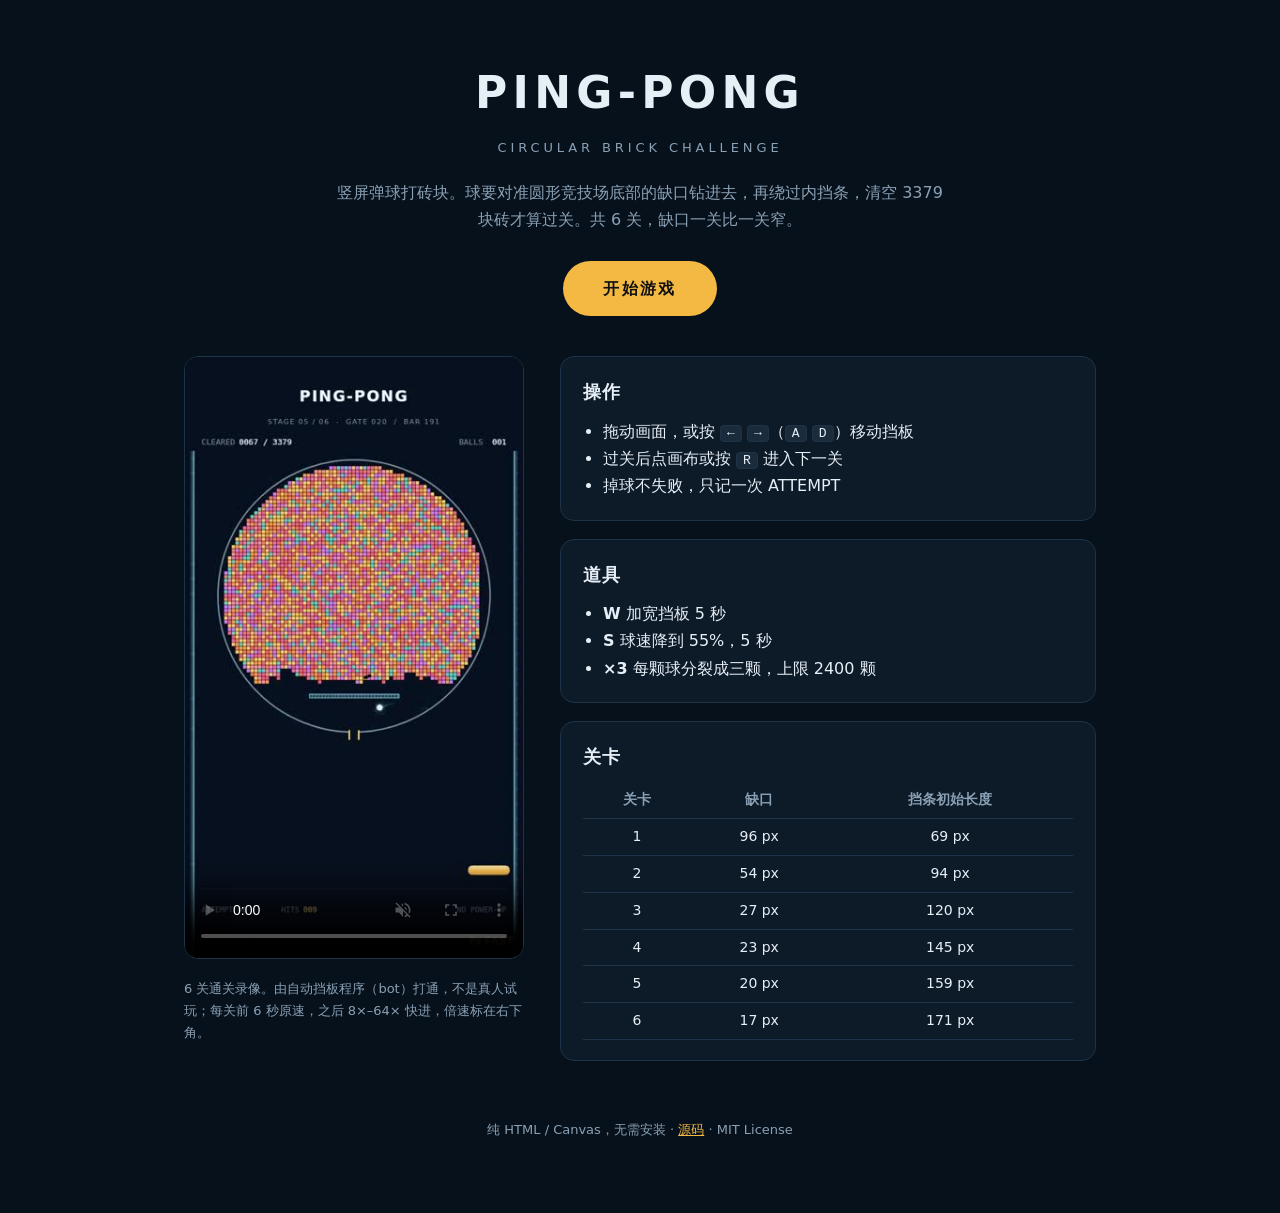
<file: index.html>
<!DOCTYPE html>
<html lang="zh-CN">
<head>
<meta charset="UTF-8">
<meta name="viewport" content="width=device-width, initial-scale=1.0">
<title>PING-PONG — 圆形砖块挑战</title>
<style>
  :root { --bg:#07111c; --panel:#0d1a28; --line:#1e3347; --text:#e6eef6; --dim:#8aa0b4; --gold:#f4b942; }
  * { box-sizing:border-box; }
  body { margin:0; background:var(--bg); color:var(--text); font-family:system-ui,-apple-system,"PingFang SC","Microsoft YaHei",sans-serif; line-height:1.7; }
  main { max-width:960px; margin:0 auto; padding:56px 24px 72px; }
  header { text-align:center; margin-bottom:40px; }
  h1 { font-size:44px; letter-spacing:.12em; margin:0; }
  .sub { color:var(--dim); letter-spacing:.3em; font-size:13px; margin-top:6px; }
  .lead { max-width:620px; margin:20px auto 28px; color:var(--dim); }
  .btn { display:inline-block; background:var(--gold); color:#111; font-weight:700; letter-spacing:.15em; padding:14px 40px; border-radius:999px; text-decoration:none; }
  .btn:hover { filter:brightness(1.08); }
  .grid { display:grid; grid-template-columns:minmax(0,340px) 1fr; gap:36px; align-items:start; }
  @media (max-width:760px){ .grid { grid-template-columns:1fr; } video { max-width:340px; margin:0 auto; display:block; } }
  video { width:100%; border-radius:14px; border:1px solid var(--line); background:#000; }
  .note { color:var(--dim); font-size:13px; margin-top:10px; }
  h2 { font-size:18px; letter-spacing:.08em; margin:0 0 10px; }
  section { background:var(--panel); border:1px solid var(--line); border-radius:14px; padding:20px 22px; margin-bottom:18px; }
  ul { margin:0; padding-left:20px; }
  table { width:100%; border-collapse:collapse; font-size:14px; }
  th, td { border-bottom:1px solid var(--line); padding:6px 8px; text-align:center; }
  th { color:var(--dim); font-weight:600; }
  kbd { background:#1a2b3c; border:1px solid var(--line); border-radius:4px; padding:0 6px; font-size:13px; }
  footer { text-align:center; color:var(--dim); font-size:13px; margin-top:40px; }
  footer a { color:var(--gold); }
</style>
</head>
<body>
<main>
  <header>
    <h1>PING-PONG</h1>
    <div class="sub">CIRCULAR BRICK CHALLENGE</div>
    <p class="lead">竖屏弹球打砖块。球要对准圆形竞技场底部的缺口钻进去，再绕过内挡条，清空 3379 块砖才算过关。共 6 关，缺口一关比一关窄。</p>
    <a class="btn" href="web/">开始游戏</a>
  </header>

  <div class="grid">
    <div>
      <video src="assets/ping-pong-all-clear.mp4" poster="assets/poster.jpg" controls muted playsinline preload="metadata"></video>
      <p class="note">6 关通关录像。由自动挡板程序（bot）打通，不是真人试玩；每关前 6 秒原速，之后 8×–64× 快进，倍速标在右下角。</p>
    </div>
    <div>
      <section>
        <h2>操作</h2>
        <ul>
          <li>拖动画面，或按 <kbd>←</kbd> <kbd>→</kbd>（<kbd>A</kbd> <kbd>D</kbd>）移动挡板</li>
          <li>过关后点画布或按 <kbd>R</kbd> 进入下一关</li>
          <li>掉球不失败，只记一次 ATTEMPT</li>
        </ul>
      </section>
      <section>
        <h2>道具</h2>
        <ul>
          <li><b>W</b> 加宽挡板 5 秒</li>
          <li><b>S</b> 球速降到 55%，5 秒</li>
          <li><b>×3</b> 每颗球分裂成三颗，上限 2400 颗</li>
        </ul>
      </section>
      <section>
        <h2>关卡</h2>
        <table>
          <tr><th>关卡</th><th>缺口</th><th>挡条初始长度</th></tr>
          <tr><td>1</td><td>96 px</td><td>69 px</td></tr>
          <tr><td>2</td><td>54 px</td><td>94 px</td></tr>
          <tr><td>3</td><td>27 px</td><td>120 px</td></tr>
          <tr><td>4</td><td>23 px</td><td>145 px</td></tr>
          <tr><td>5</td><td>20 px</td><td>159 px</td></tr>
          <tr><td>6</td><td>17 px</td><td>171 px</td></tr>
        </table>
      </section>
    </div>
  </div>

  <footer>纯 HTML / Canvas，无需安装 · <a href="https://github.com/waterinfor/Game-PING_PONG">源码</a> · MIT License</footer>
</main>
</body>
</html>
</file>
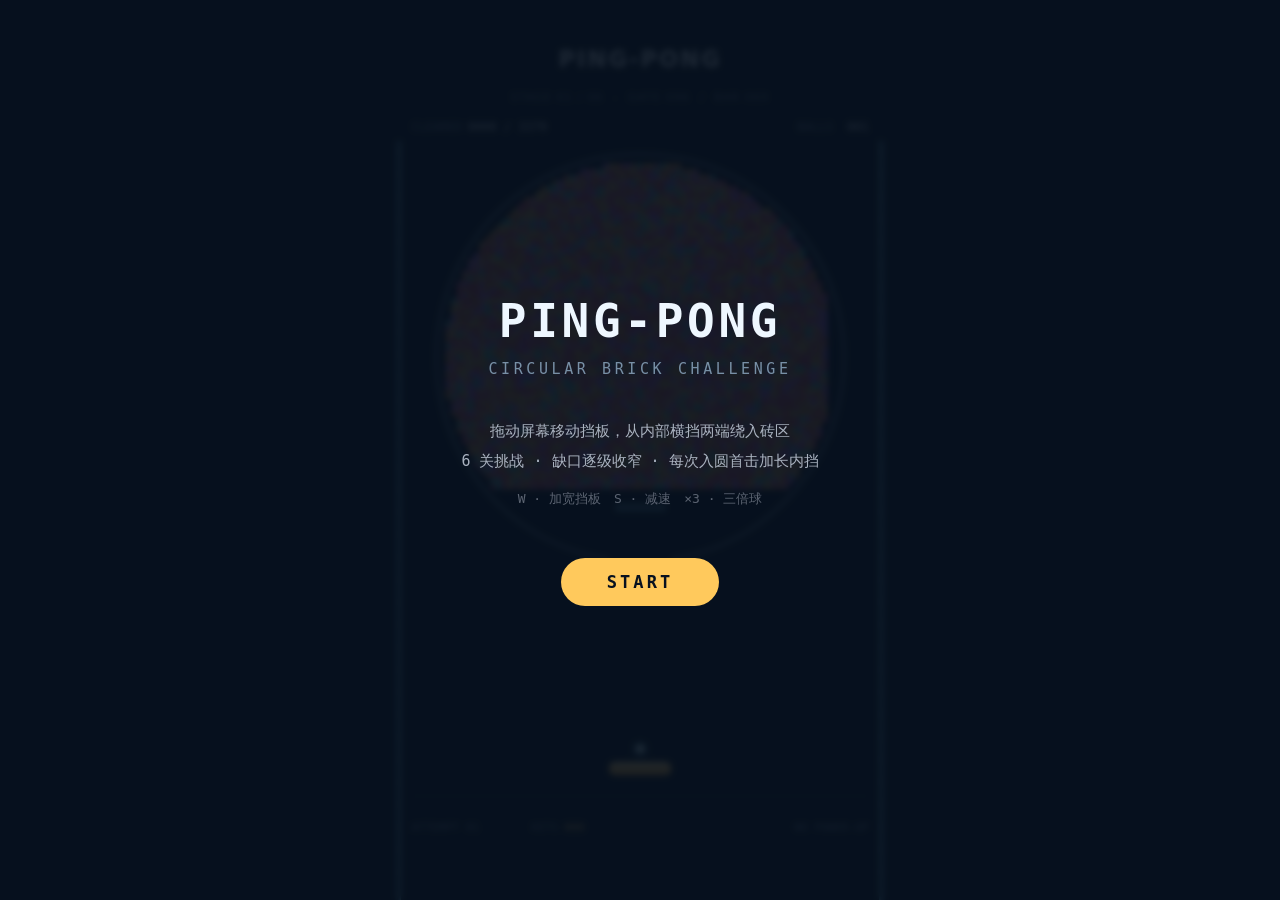
<file: web/index.html>
<!DOCTYPE html>
<html lang="zh-CN">
<head>
<meta charset="UTF-8">
<meta name="viewport" content="width=device-width, initial-scale=1.0, maximum-scale=1.0, user-scalable=no">
<title>PING-PONG — Circular Brick Challenge</title>
<link rel="stylesheet" href="style.css">
</head>
<body>
<div id="app">
  <canvas id="game"></canvas>

  <!-- Start overlay -->
  <div id="startScreen" class="overlay">
    <h1 class="title">PING-PONG</h1>
    <p class="subtitle">CIRCULAR BRICK CHALLENGE</p>
    <div class="hint">
      <p>拖动屏幕移动挡板，从内部横挡两端绕入砖区</p>
      <p>6 关挑战 · 缺口逐级收窄 · 每次入圆首击加长内挡</p>
      <p class="dim">W · 加宽挡板　S · 减速　×3 · 三倍球</p>
    </div>
    <button id="startBtn" class="btn">START</button>
  </div>

  <!-- ALL CLEAR is drawn on the canvas inside the arena; no full-screen modal. -->

</div>
<script src="game.js"></script>
</body>
</html>
</file>
<file: web/style.css>
* { margin: 0; padding: 0; box-sizing: border-box; }

html, body {
  height: 100%;
  background: #07111f;
  overflow: hidden;
  font-family: ui-monospace, SFMono-Regular, "SF Mono", Menlo, Consolas, monospace;
  -webkit-user-select: none;
  user-select: none;
  -webkit-tap-highlight-color: transparent;
}

#app {
  position: fixed;
  inset: 0;
  display: flex;
  align-items: center;
  justify-content: center;
}

canvas {
  display: block;
  touch-action: none;
  cursor: pointer;
}

/* ---------- Overlays ---------- */
.overlay {
  position: absolute;
  inset: 0;
  display: flex;
  flex-direction: column;
  align-items: center;
  justify-content: center;
  gap: 18px;
  background: rgba(7, 17, 31, 0.9);
  backdrop-filter: blur(3px);
  z-index: 10;
  transition: opacity 0.25s ease;
}

.overlay.hidden {
  opacity: 0;
  pointer-events: none;
}

.title {
  font-size: 46px;
  font-weight: 700;
  letter-spacing: 0.08em;
  color: #eef7ff;
}

.subtitle {
  font-size: 15px;
  letter-spacing: 0.24em;
  color: #7890a6;
  margin-top: -6px;
}

.hint {
  margin-top: 20px;
  text-align: center;
  color: #aab3c0;
  font-size: 15px;
  line-height: 2;
}

.hint .dim {
  color: #5c6472;
  font-size: 13px;
  margin-top: 10px;
}

.btn {
  margin-top: 28px;
  padding: 14px 46px;
  font-family: inherit;
  font-size: 17px;
  font-weight: 600;
  letter-spacing: 0.18em;
  color: #07111f;
  background: #ffc95c;
  border: none;
  border-radius: 999px;
  cursor: pointer;
  transition: transform 0.12s ease, box-shadow 0.12s ease;
}

.btn:hover {
  transform: translateY(-2px);
  box-shadow: 0 8px 26px rgba(255, 201, 92, 0.28);
}

.btn:active {
  transform: translateY(0);
}
</file>
